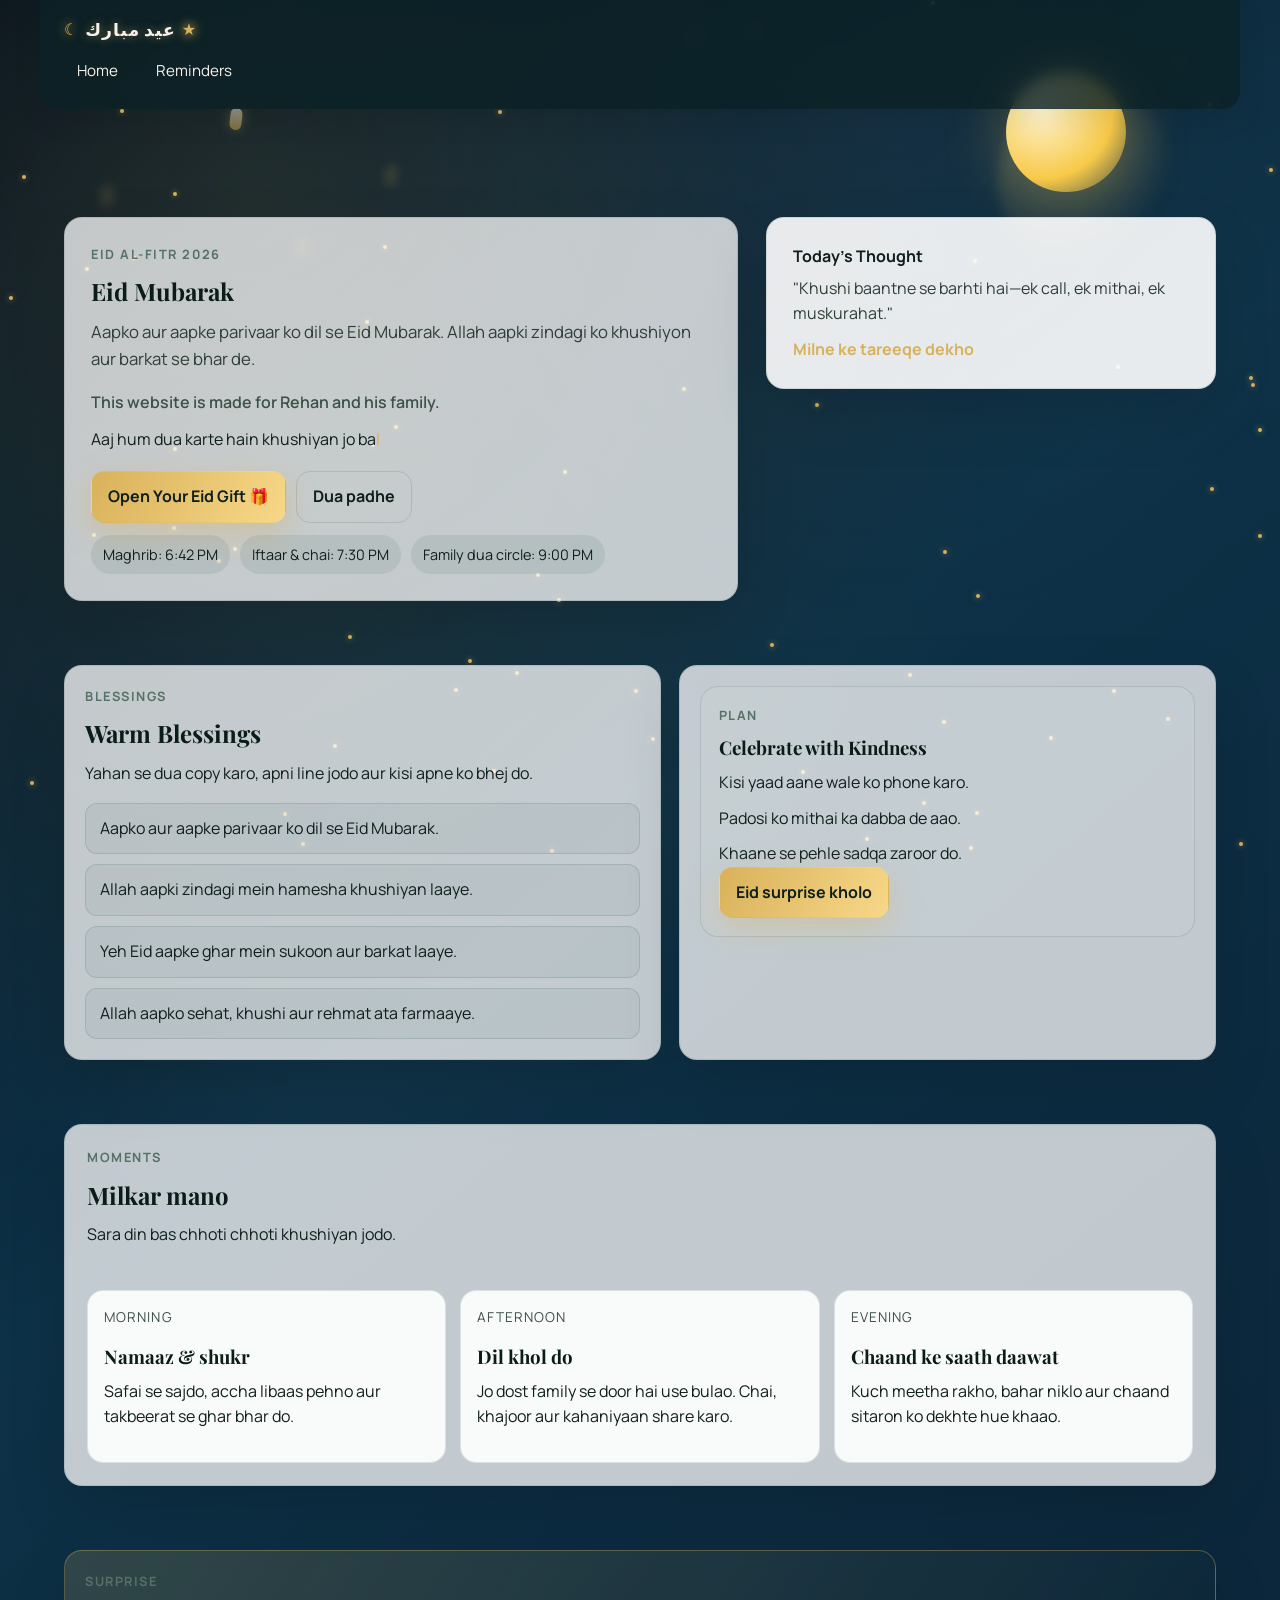
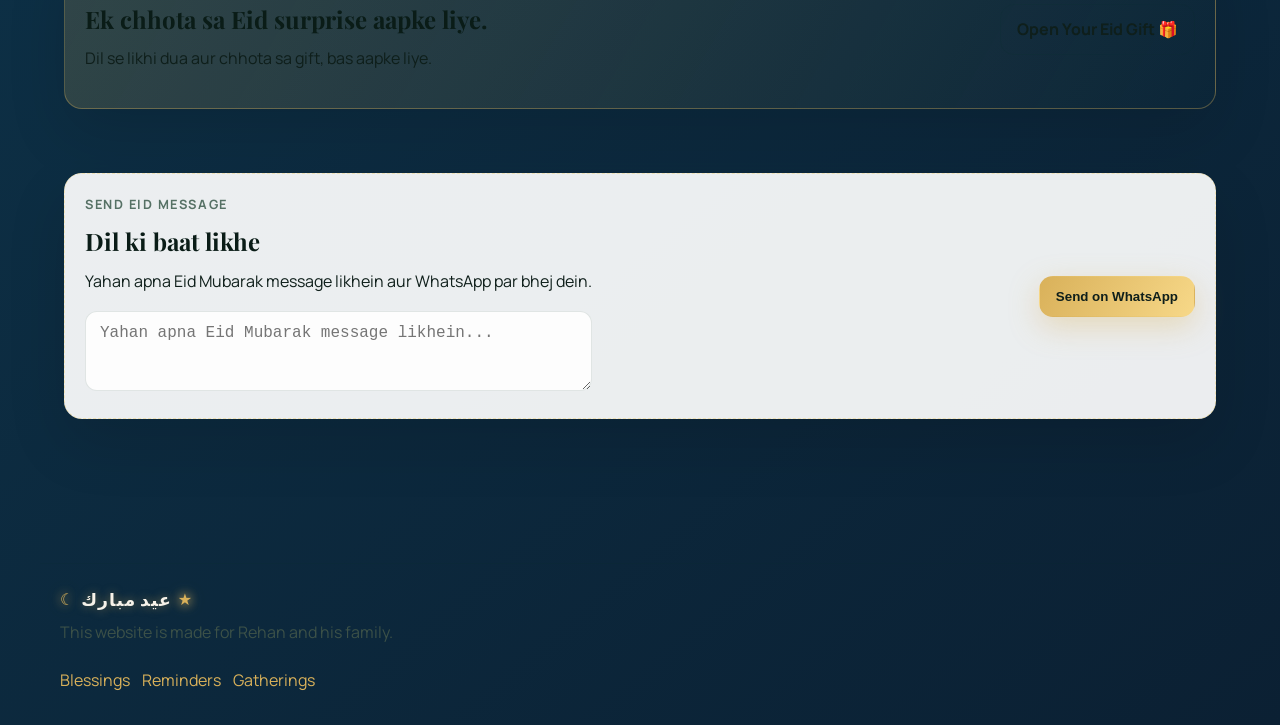
<file: index.html>
<!DOCTYPE html>
<html lang="en">
<head>
  <meta charset="UTF-8" />
  <meta name="viewport" content="width=device-width, initial-scale=1.0" />
  <title>Eid Mubarak | Home</title>
  <link rel="preconnect" href="https://fonts.googleapis.com">
  <link rel="preconnect" href="https://fonts.gstatic.com" crossorigin>
  <link href="https://fonts.googleapis.com/css2?family=Manrope:wght@400;600;700&family=Playfair+Display:wght@600;700&display=swap" rel="stylesheet">
  <link rel="stylesheet" href="./style.css">
</head>
<body>
  <div class="intro-screen" aria-label="Eid greeting overlay">
    <div class="intro-content">
      <div class="intro-moon">☾</div>
      <h1 class="intro-title">عيد مبارك</h1>
      <p class="intro-sub">Eid Mubarak to Rehan and his family</p>
      <div class="intro-stars">
        <span></span><span></span><span></span><span></span><span></span>
      </div>
    </div>
  </div>

  <audio id="intro-audio" preload="auto" aria-hidden="true">
    <source src="[data-uri]" type="audio/wav">
  </audio>

  <audio id="gift-audio" preload="auto" aria-hidden="true">
    <source src="[data-uri]" type="audio/wav">
  </audio>

  <div class="sky" aria-hidden="true">
    <div class="moon"></div>
    <div class="stars"></div>
  </div>

  <header class="topbar">
    <div class="brand" aria-label="Eid Mubarak logo">
      <span class="brand-icon">☾</span>
      <span class="brand-text">عيد مبارك</span>
      <span class="brand-icon">★</span>
    </div>
    <nav class="nav">
      <a href="index.html">Home</a>
      <a href="reminders.html">Reminders</a>
    </nav>
  </header>

  <main>
    <section class="hero">
      <div class="hero__content">
        <p class="eyebrow">Eid al-Fitr 2026</p>
        <h1>Eid Mubarak</h1>
        <p class="lead">Aapko aur aapke parivaar ko dil se Eid Mubarak. Allah aapki zindagi ko khushiyon aur barkat se bhar de.</p>
        <p class="tagline-inline">This website is made for Rehan and his family.</p>
        <p class="typing">Aaj hum dua karte hain <span id="typewriter"></span><span class="cursor">|</span></p>
        <div class="cta-row">
          <a class="btn primary" href="reminders.html">Open Your Eid Gift 🎁</a>
          <a class="btn ghost" href="#blessings">Dua padhe</a>
        </div>
        <div class="hero__meta">
          <span class="pill">Maghrib: 6:42 PM</span>
          <span class="pill">Iftaar & chai: 7:30 PM</span>
          <span class="pill">Family dua circle: 9:00 PM</span>
        </div>
      </div>
      <div class="hero__card">
        <p class="card-title">Today's Thought</p>
        <p class="card-body">"Khushi baantne se barhti hai—ek call, ek mithai, ek muskurahat."</p>
        <a href="#gatherings" class="card-link">Milne ke tareeqe dekho</a>
      </div>
    </section>

    <section id="blessings" class="section split">
      <div class="section__text">
        <p class="eyebrow">Blessings</p>
        <h2>Warm Blessings</h2>
        <p>Yahan se dua copy karo, apni line jodo aur kisi apne ko bhej do.</p>
        <div class="blessing-list">
          <div class="blessing">Aapko aur aapke parivaar ko dil se Eid Mubarak.</div>
          <div class="blessing">Allah aapki zindagi mein hamesha khushiyan laaye.</div>
          <div class="blessing">Yeh Eid aapke ghar mein sukoon aur barkat laaye.</div>
          <div class="blessing">Allah aapko sehat, khushi aur rehmat ata farmaaye.</div>
        </div>
      </div>
      <div class="section__panel">
        <div class="panel-card">
          <p class="eyebrow">Plan</p>
          <h3>Celebrate with Kindness</h3>
          <ul class="list">
            <li>Kisi yaad aane wale ko phone karo.</li>
            <li>Padosi ko mithai ka dabba de aao.</li>
            <li>Khaane se pehle sadqa zaroor do.</li>
          </ul>
          <a class="btn primary" href="reminders.html">Eid surprise kholo</a>
        </div>
      </div>
    </section>

    <section id="gatherings" class="section cards">
      <div class="section__heading">
        <p class="eyebrow">Moments</p>
        <h2>Milkar mano</h2>
        <p>Sara din bas chhoti chhoti khushiyan jodo.</p>
      </div>
      <div class="card-grid">
        <article class="card">
          <p class="card-kicker">Morning</p>
          <h3>Namaaz & shukr</h3>
          <p>Safai se sajdo, accha libaas pehno aur takbeerat se ghar bhar do.</p>
        </article>
        <article class="card">
          <p class="card-kicker">Afternoon</p>
          <h3>Dil khol do</h3>
          <p>Jo dost family se door hai use bulao. Chai, khajoor aur kahaniyaan share karo.</p>
        </article>
        <article class="card">
          <p class="card-kicker">Evening</p>
          <h3>Chaand ke saath daawat</h3>
          <p>Kuch meetha rakho, bahar niklo aur chaand sitaron ko dekhte hue khaao.</p>
        </article>
      </div>
    </section>

    <section class="section banner">
      <div>
        <p class="eyebrow">Surprise</p>
        <h2>Ek chhota sa Eid surprise aapke liye.</h2>
        <p>Dil se likhi dua aur chhota sa gift, bas aapke liye.</p>
      </div>
      <a class="btn ghost" href="reminders.html">Open Your Eid Gift 🎁</a>
    </section>

    <section class="section message">
      <div>
        <p class="eyebrow">Send Eid Message</p>
        <h2>Dil ki baat likhe</h2>
        <p>Yahan apna Eid Mubarak message likhein aur WhatsApp par bhej dein.</p>
        <textarea id="wh-msg" rows="3" placeholder="Yahan apna Eid Mubarak message likhein..."></textarea>
      </div>
      <button class="btn primary" id="wh-send">Send on WhatsApp</button>
    </section>
  </main>

  <footer class="footer">
    <div class="brand">
      <span class="brand-icon">☾</span>
      <span class="brand-text">عيد مبارك</span>
      <span class="brand-icon">★</span>
    </div>
    <p>This website is made for Rehan and his family.</p>
    <div class="footer-links">
      <a href="#blessings">Blessings</a>
      <a href="reminders.html">Reminders</a>
      <a href="#gatherings">Gatherings</a>
    </div>
  </footer>

  <script src="script.js"></script>
</body>
</html>
</file>
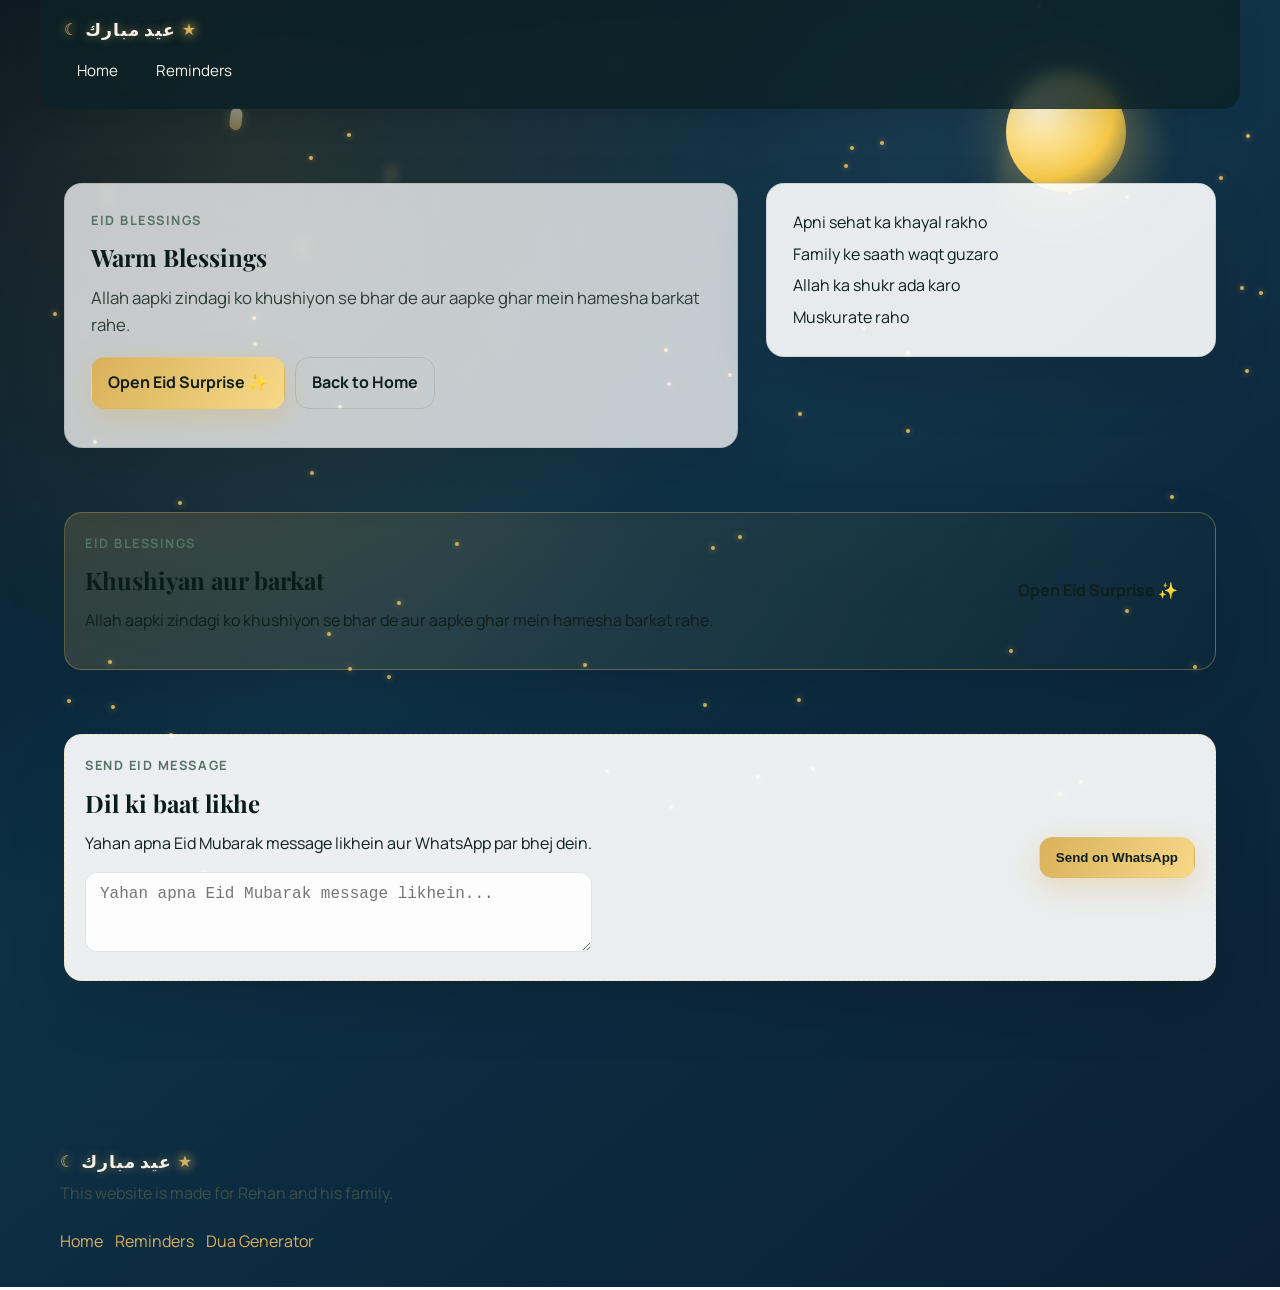
<file: gift.html>
<!DOCTYPE html>
<html lang="en">
<head>
  <meta charset="UTF-8" />
  <meta name="viewport" content="width=device-width, initial-scale=1.0" />
  <title>Eid Mubarak | Gifts</title>
  <link rel="preconnect" href="https://fonts.googleapis.com">
  <link rel="preconnect" href="https://fonts.gstatic.com" crossorigin>
  <link href="https://fonts.googleapis.com/css2?family=Manrope:wght@400;600;700&family=Playfair+Display:wght@600;700&display=swap" rel="stylesheet">
  <link rel="stylesheet" href="./style.css">
</head>
<body class="gift-page">
  <div class="sky" aria-hidden="true">
    <div class="moon"></div>
    <div class="stars"></div>
  </div>

  <header class="topbar">
    <div class="brand" aria-label="Eid Mubarak logo">
      <span class="brand-icon">☾</span>
      <span class="brand-text">عيد مبارك</span>
      <span class="brand-icon">★</span>
    </div>
    <nav class="nav">
      <a href="index.html">Home</a>
      <a href="reminders.html">Reminders</a>
    </nav>
  </header>

  <main>
    <section class="hero compact">
      <div class="hero__content">
        <p class="eyebrow">Eid Blessings</p>
        <h1>Warm Blessings</h1>
        <p class="lead">Allah aapki zindagi ko khushiyon se bhar de aur aapke ghar mein hamesha barkat rahe.</p>
        <div class="cta-row">
          <a class="btn primary" href="surprise.html">Open Eid Surprise ✨</a>
          <a class="btn ghost" href="index.html">Back to Home</a>
        </div>
      </div>
      <div class="hero__card">
        <ul class="list tight">
          <li>Apni sehat ka khayal rakho</li>
          <li>Family ke saath waqt guzaro</li>
          <li>Allah ka shukr ada karo</li>
          <li>Muskurate raho</li>
        </ul>
      </div>
    </section>

    <section class="section banner">
      <div>
        <p class="eyebrow">Eid Blessings</p>
        <h2>Khushiyan aur barkat</h2>
        <p>Allah aapki zindagi ko khushiyon se bhar de aur aapke ghar mein hamesha barkat rahe.</p>
      </div>
      <a class="btn ghost" href="surprise.html">Open Eid Surprise ✨</a>
    </section>

    <section class="section message">
      <div>
        <p class="eyebrow">Send Eid Message</p>
        <h2>Dil ki baat likhe</h2>
        <p>Yahan apna Eid Mubarak message likhein aur WhatsApp par bhej dein.</p>
        <textarea id="wh-msg-3" rows="3" placeholder="Yahan apna Eid Mubarak message likhein..."></textarea>
      </div>
      <button class="btn primary" data-wh-target="wh-msg-3">Send on WhatsApp</button>
    </section>
  </main>

  <footer class="footer">
    <div class="brand">
      <span class="brand-icon">☾</span>
      <span class="brand-text">عيد مبارك</span>
      <span class="brand-icon">★</span>
    </div>
    <p>This website is made for Rehan and his family.</p>
    <div class="footer-links">
      <a href="index.html">Home</a>
      <a href="reminders.html">Reminders</a>
      <a href="surprise.html">Dua Generator</a>
    </div>
  </footer>

  <script src="script.js"></script>
</body>
</html>
</file>
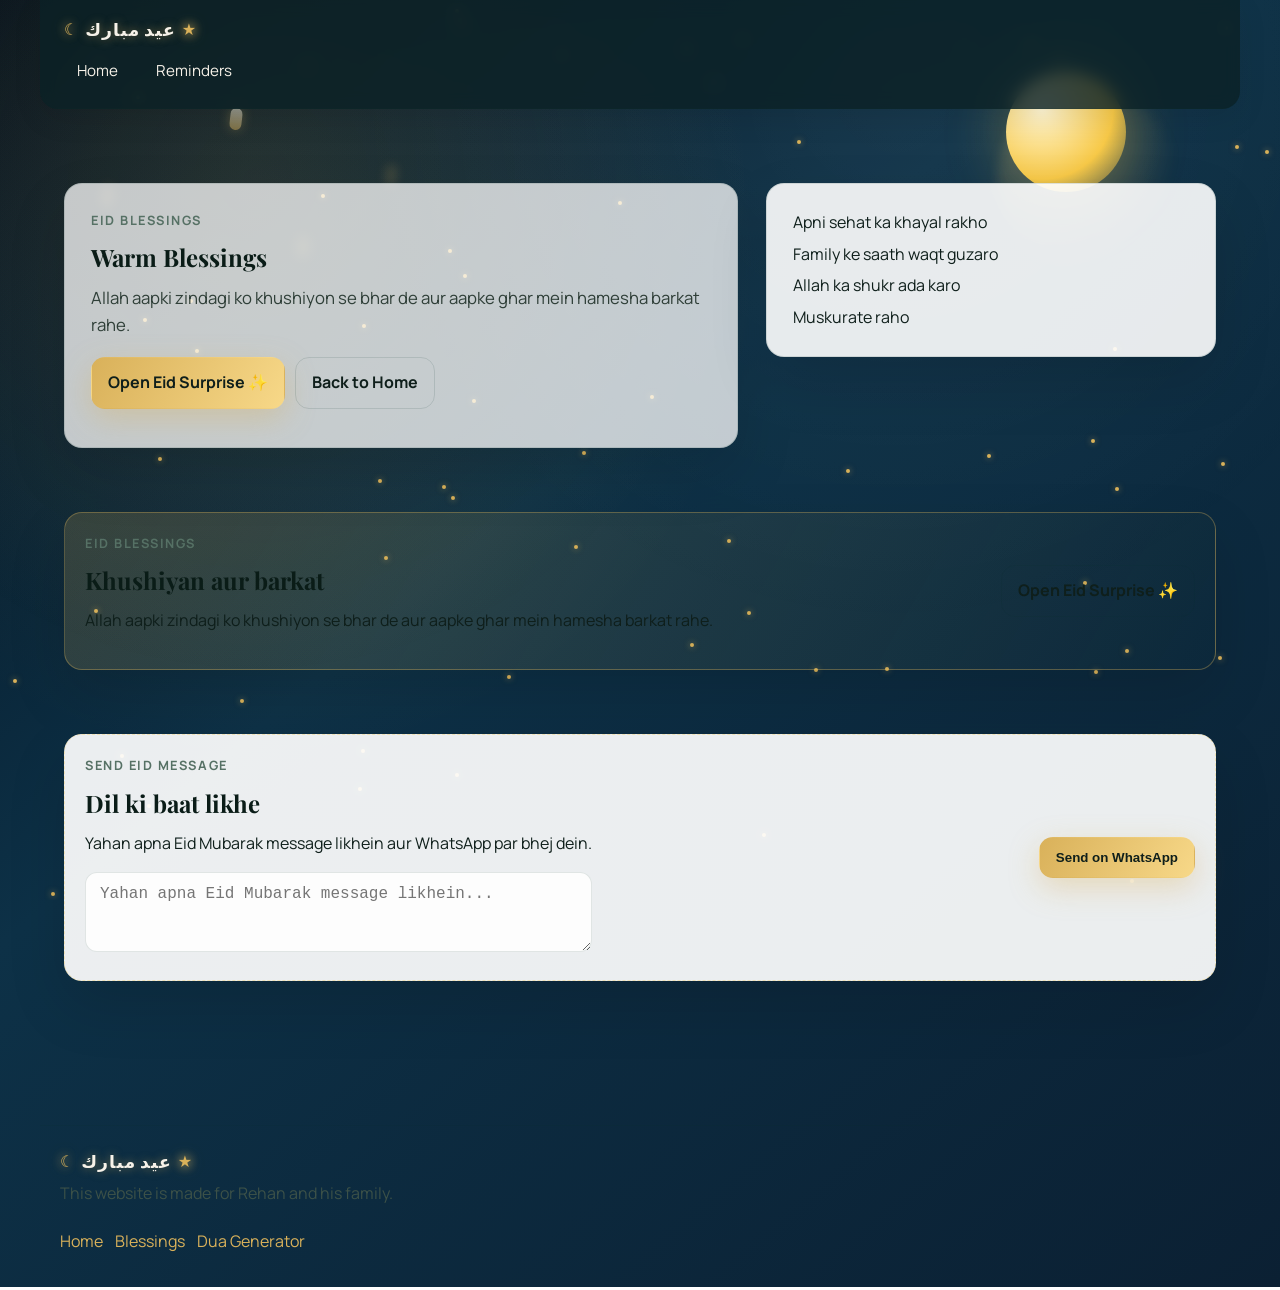
<file: reminders.html>
<!DOCTYPE html>
<html lang="en">
<head>
  <meta charset="UTF-8" />
  <meta name="viewport" content="width=device-width, initial-scale=1.0" />
  <title>Eid Mubarak | Reminders</title>
  <link rel="preconnect" href="https://fonts.googleapis.com">
  <link rel="preconnect" href="https://fonts.gstatic.com" crossorigin>
  <link href="https://fonts.googleapis.com/css2?family=Manrope:wght@400;600;700&family=Playfair+Display:wght@600;700&display=swap" rel="stylesheet">
  <link rel="stylesheet" href="./style.css">
</head>
<body class="gift-page">
  <div class="sky" aria-hidden="true">
    <div class="moon"></div>
    <div class="stars"></div>
  </div>

  <header class="topbar">
    <div class="brand" aria-label="Eid Mubarak logo">
      <span class="brand-icon">☾</span>
      <span class="brand-text">عيد مبارك</span>
      <span class="brand-icon">★</span>
    </div>
    <nav class="nav">
      <a href="index.html">Home</a>
      <a href="reminders.html">Reminders</a>
    </nav>
  </header>

  <main>
    <section class="hero compact">
      <div class="hero__content">
        <p class="eyebrow">Eid Blessings</p>
        <h1>Warm Blessings</h1>
        <p class="lead">Allah aapki zindagi ko khushiyon se bhar de aur aapke ghar mein hamesha barkat rahe.</p>
        <div class="cta-row">
          <a class="btn primary" href="surprise.html">Open Eid Surprise ✨</a>
          <a class="btn ghost" href="index.html">Back to Home</a>
        </div>
      </div>
      <div class="hero__card">
        <ul class="list tight">
          <li>Apni sehat ka khayal rakho</li>
          <li>Family ke saath waqt guzaro</li>
          <li>Allah ka shukr ada karo</li>
          <li>Muskurate raho</li>
        </ul>
      </div>
    </section>

    <section id="blessings" class="section banner">
      <div>
        <p class="eyebrow">Eid Blessings</p>
        <h2>Khushiyan aur barkat</h2>
        <p>Allah aapki zindagi ko khushiyon se bhar de aur aapke ghar mein hamesha barkat rahe.</p>
      </div>
      <a class="btn ghost" href="surprise.html">Open Eid Surprise ✨</a>
    </section>

    <section class="section message">
      <div>
        <p class="eyebrow">Send Eid Message</p>
        <h2>Dil ki baat likhe</h2>
        <p>Yahan apna Eid Mubarak message likhein aur WhatsApp par bhej dein.</p>
        <textarea id="wh-msg-2" rows="3" placeholder="Yahan apna Eid Mubarak message likhein..."></textarea>
      </div>
      <button class="btn primary" data-wh-target="wh-msg-2">Send on WhatsApp</button>
    </section>
  </main>

  <footer class="footer">
    <div class="brand">
      <span class="brand-icon">☾</span>
      <span class="brand-text">عيد مبارك</span>
      <span class="brand-icon">★</span>
    </div>
    <p>This website is made for Rehan and his family.</p>
    <div class="footer-links">
      <a href="index.html">Home</a>
      <a href="#blessings">Blessings</a>
      <a href="surprise.html">Dua Generator</a>
    </div>
  </footer>

  <script src="script.js"></script>
</body>
</html>
</file>
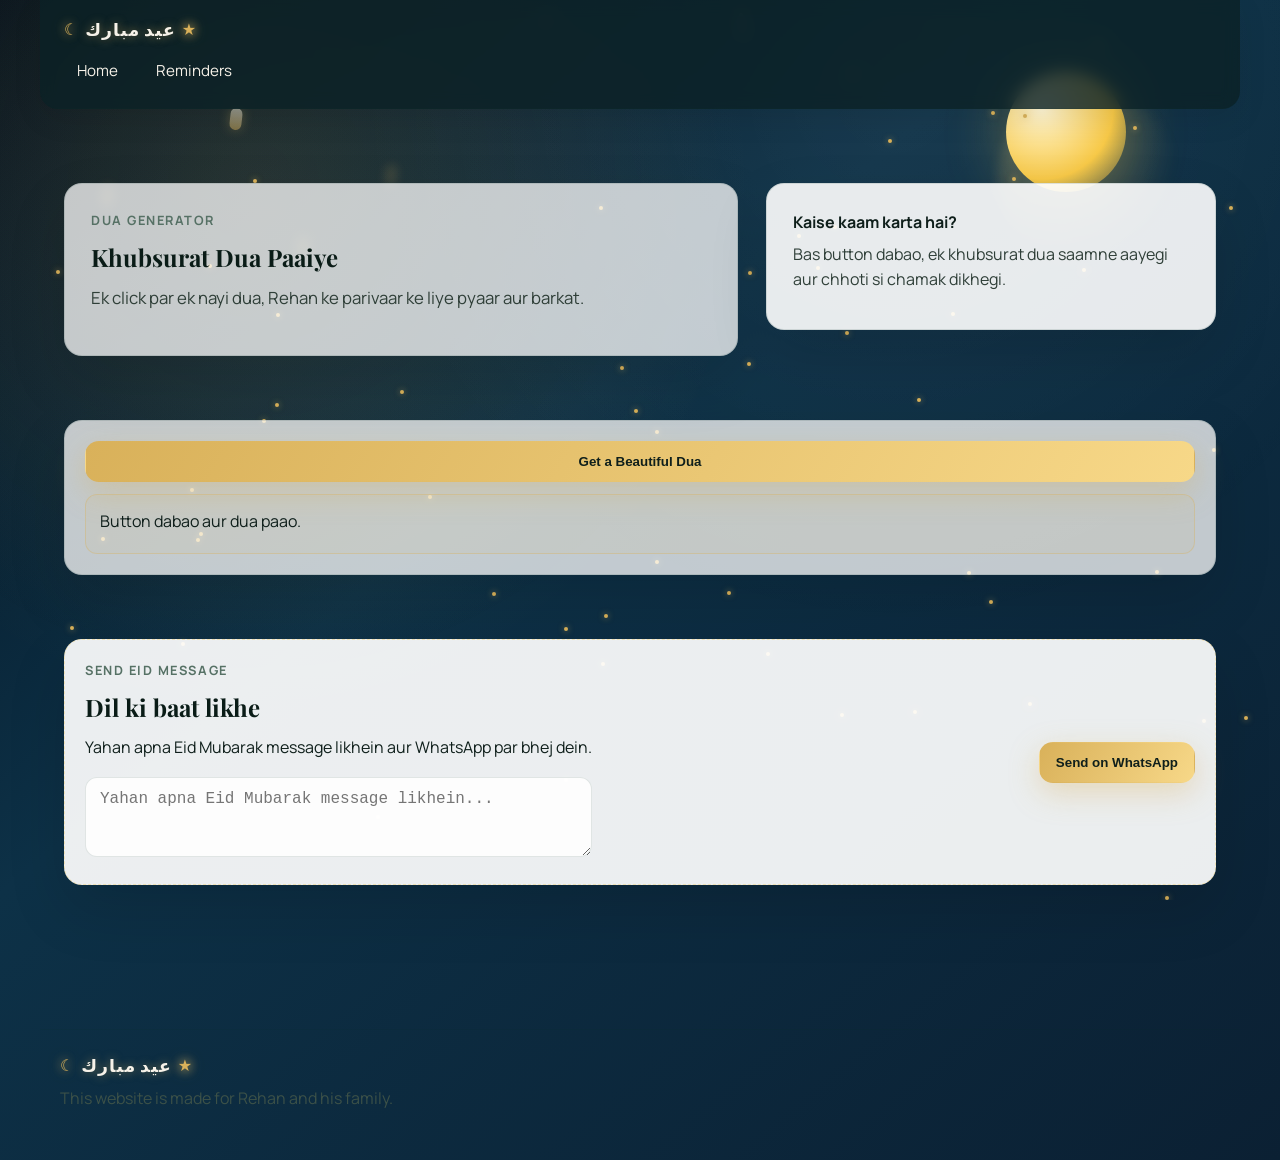
<file: surprise.html>
<!DOCTYPE html>
<html lang="en">
<head>
  <meta charset="UTF-8" />
  <meta name="viewport" content="width=device-width, initial-scale=1.0" />
  <title>Eid Mubarak | Surprise</title>
  <link rel="preconnect" href="https://fonts.googleapis.com">
  <link rel="preconnect" href="https://fonts.gstatic.com" crossorigin>
  <link href="https://fonts.googleapis.com/css2?family=Manrope:wght@400;600;700&family=Playfair+Display:wght@600;700&display=swap" rel="stylesheet">
  <link rel="stylesheet" href="./style.css">
</head>
<body class="gift-page">
  <div class="sky" aria-hidden="true">
    <div class="moon"></div>
    <div class="stars"></div>
  </div>

  <header class="topbar">
    <div class="brand" aria-label="Eid Mubarak logo">
      <span class="brand-icon">☾</span>
      <span class="brand-text">عيد مبارك</span>
      <span class="brand-icon">★</span>
    </div>
    <nav class="nav">
      <a href="index.html">Home</a>
      <a href="reminders.html">Reminders</a>
    </nav>
  </header>

  <main>
    <section class="hero compact">
      <div class="hero__content">
        <p class="eyebrow">Dua Generator</p>
        <h1>Khubsurat Dua Paaiye</h1>
        <p class="lead">Ek click par ek nayi dua, Rehan ke parivaar ke liye pyaar aur barkat.</p>
      </div>
      <div class="hero__card">
        <p class="card-title">Kaise kaam karta hai?</p>
        <p class="card-body">Bas button dabao, ek khubsurat dua saamne aayegi aur chhoti si chamak dikhegi.</p>
      </div>
    </section>

    <section class="section game dua-box">
      <button class="btn primary" id="dua-btn">Get a Beautiful Dua</button>
      <div class="dua-result" id="dua-result">Button dabao aur dua paao.</div>
      <div class="sparkles" id="sparkles"></div>
    </section>

    <section class="section message">
      <div>
        <p class="eyebrow">Send Eid Message</p>
        <h2>Dil ki baat likhe</h2>
        <p>Yahan apna Eid Mubarak message likhein aur WhatsApp par bhej dein.</p>
        <textarea id="wh-msg-4" rows="3" placeholder="Yahan apna Eid Mubarak message likhein..."></textarea>
      </div>
      <button class="btn primary" data-wh-target="wh-msg-4">Send on WhatsApp</button>
    </section>
  </main>

    <footer class="footer">
      <div class="brand">
        <span class="brand-icon">☾</span>
        <span class="brand-text">عيد مبارك</span>
        <span class="brand-icon">★</span>
      </div>
    <p>This website is made for Rehan and his family.</p>
  </footer>

  <script src="script.js"></script>
</body>
</html>
</file>
<file: style.css>
:root {
  --bg1: #0b2f2a;
  --bg2: #0f3f37;
  --cream: #f7f2e9;
  --accent: #d9b15a;
  --accent-soft: #f4dfb3;
  --text: #0f1f1b;
  --muted: #3c5148;
  --card: rgba(255, 255, 255, 0.75);
  --border: rgba(12, 50, 42, 0.12);
  --shadow: 0 25px 60px rgba(0, 0, 0, 0.12);
  --radius: 18px;
}

* {
  box-sizing: border-box;
}

body {
  margin: 0;
  font-family: 'Manrope', system-ui, -apple-system, sans-serif;
  background: linear-gradient(150deg, #0b2f2a, #0d2740 55%, #0a1f33 100%);
  color: var(--text);
  min-height: 100vh;
  overflow-x: hidden;
  line-height: 1.6;
}

h1, h2, h3 {
  font-family: 'Playfair Display', 'Manrope', serif;
  margin: 0 0 0.35em;
  color: #0a1c17;
}

p {
  margin: 0 0 1em;
}

a {
  color: var(--accent);
  text-decoration: none;
}

main {
  padding: 92px 20px 64px;
  max-width: 1200px;
  margin: 0 auto;
}

.topbar {
  position: sticky;
  top: 0;
  z-index: 10;
  padding: 14px 20px;
  max-width: 1200px;
  margin: 0 auto;
  display: grid;
  grid-template-columns: auto;
  gap: 6px;
  background: rgba(12, 34, 39, 0.82);
  backdrop-filter: blur(8px);
  border-bottom: 1px solid var(--border);
  border-radius: 0 0 18px 18px;
  box-shadow: 0 10px 30px rgba(0, 0, 0, 0.08);
  transition: transform 0.25s ease, opacity 0.25s ease, box-shadow 0.25s ease, background 0.25s ease, backdrop-filter 0.25s ease;
}

.topbar.shrink {
  padding: 8px 16px;
  gap: 4px;
  grid-template-columns: auto 1fr;
  align-items: center;
  transform: translateY(-6px) scale(0.98);
  opacity: 0.96;
  box-shadow: 0 12px 28px rgba(0, 0, 0, 0.12);
  backdrop-filter: blur(12px);
}

.brand {
  font-weight: 700;
  letter-spacing: 0.06em;
  display: inline-flex;
  align-items: center;
  gap: 6px;
  color: #f7f2e9;
  text-shadow: 0 0 10px rgba(217, 177, 90, 0.55);
}

.brand-icon { filter: drop-shadow(0 0 6px rgba(217, 177, 90, 0.8)); color: #d9b15a; }
.brand-text { font-size: 1.08rem; }

.tagline {
  font-size: 0.95rem;
  color: #2f3f38;
}

.nav {
  display: flex;
  gap: 12px;
  font-size: 0.95rem;
  flex-wrap: wrap;
  justify-content: flex-start;
}

.nav a {
  padding: 8px 12px;
  border-radius: 12px;
  color: #f7f2e9;
  border: 1px solid transparent;
}

.nav a:hover {
  border-color: rgba(247, 242, 233, 0.2);
  background: rgba(217, 177, 90, 0.2);
}

.topbar.shrink .nav {
  justify-content: flex-end;
}

.hero {
  display: grid;
  grid-template-columns: 1fr;
  gap: 20px;
  margin-bottom: 48px;
}

.hero.compact {
  margin-top: -12px;
}

.hero__content {
  background: var(--card);
  border: 1px solid var(--border);
  padding: 22px;
  border-radius: var(--radius);
  box-shadow: var(--shadow);
}

.hero__card {
  background: rgba(255, 255, 255, 0.9);
  border: 1px solid var(--border);
  padding: 18px;
  border-radius: var(--radius);
  box-shadow: var(--shadow);
}

.eyebrow {
  text-transform: uppercase;
  letter-spacing: 0.12em;
  color: #567165;
  font-weight: 700;
  font-size: 0.8rem;
  margin-bottom: 8px;
}

.lead {
  font-size: 1.05rem;
  color: #2f3f38;
}

.tagline-inline {
  margin: 8px 0 12px;
  color: #3b5248;
  font-weight: 600;
}
.typing {
  font-size: 1rem;
  color: #0f1f1b;
  min-height: 26px;
}

.cursor {
  display: inline-block;
  width: 10px;
  color: var(--accent);
  animation: blink 1s steps(2, start) infinite;
}

.cta-row {
  display: flex;
  gap: 10px;
  flex-wrap: wrap;
  margin: 18px 0 12px;
}

.btn {
  display: inline-flex;
  align-items: center;
  justify-content: center;
  gap: 6px;
  padding: 12px 16px;
  border-radius: 14px;
  font-weight: 700;
  border: 1px solid transparent;
  cursor: pointer;
  transition: transform 0.2s ease, box-shadow 0.2s ease, background 0.2s ease;
}

.btn.primary {
  background: linear-gradient(120deg, var(--accent), #f7d888);
  color: #0f1f1b;
  box-shadow: 0 10px 30px rgba(217, 177, 90, 0.35);
}

.btn.ghost {
  background: transparent;
  color: var(--text);
  border-color: var(--border);
}

.btn.full {
  width: 100%;
}

.btn:hover {
  transform: translateY(-2px);
}

.hero__meta {
  display: flex;
  gap: 10px;
  flex-wrap: wrap;
}

.pill {
  background: rgba(12, 50, 42, 0.08);
  padding: 8px 12px;
  border-radius: 999px;
  font-size: 0.9rem;
}

.section {
  margin: 52px 0;
  display: grid;
  gap: 18px;
}

.split {
  grid-template-columns: 1fr;
}

.section__text, .section__panel {
  background: var(--card);
  border: 1px solid var(--border);
  border-radius: var(--radius);
  padding: 20px;
  box-shadow: var(--shadow);
}

.panel-card {
  background: rgba(255, 255, 255, 0.06);
  border-radius: var(--radius);
  padding: 18px;
  border: 1px solid var(--border);
}

.blessing-list {
  display: grid;
  gap: 10px;
  margin-top: 12px;
}

.blessing {
  background: rgba(12, 50, 42, 0.05);
  padding: 12px 14px;
  border-radius: 12px;
  border: 1px solid var(--border);
}

.list {
  list-style: none;
  padding: 0;
  margin: 0;
  display: grid;
  gap: 10px;
}

.list.tight {
  gap: 6px;
}

.section.cards {
  background: var(--card);
  border: 1px solid var(--border);
  border-radius: var(--radius);
  padding: 22px;
  box-shadow: var(--shadow);
}

.section__heading {
  margin-bottom: 8px;
}

.card-grid {
  display: grid;
  grid-template-columns: 1fr;
  gap: 14px;
}

.card {
  padding: 16px;
  border-radius: 16px;
  border: 1px solid var(--border);
  background: rgba(255, 255, 255, 0.9);
}

.card-kicker {
  color: var(--muted);
  letter-spacing: 0.08em;
  font-size: 0.85rem;
  text-transform: uppercase;
}

.card-title {
  font-weight: 700;
  margin: 0 0 6px;
}

.card-body {
  color: #2f3f38;
  margin: 0 0 10px;
}

.card-link {
  color: var(--accent);
  font-weight: 700;
}

.banner {
  background: linear-gradient(120deg, rgba(217, 177, 90, 0.18), rgba(12, 50, 42, 0.06));
  border: 1px solid rgba(217, 177, 90, 0.35);
  border-radius: var(--radius);
  padding: 20px;
  box-shadow: var(--shadow);
  display: flex;
  align-items: center;
  justify-content: space-between;
  flex-wrap: wrap;
  gap: 12px;
}

.message {
  background: rgba(255, 255, 255, 0.05);
  border: 1px dashed rgba(247, 201, 72, 0.35);
  border-radius: var(--radius);
  padding: 20px;
  box-shadow: var(--shadow);
  display: flex;
  align-items: center;
  justify-content: space-between;
  flex-wrap: wrap;
  gap: 12px;
  background-color: rgba(255, 255, 255, 0.92);
}

.form-block {
  background: var(--card);
  border: 1px solid var(--border);
  border-radius: var(--radius);
  padding: 20px;
  box-shadow: var(--shadow);
}

.gift-form {
  display: grid;
  gap: 12px;
  margin-top: 8px;
}

label {
  font-weight: 600;
  color: #d7e5f3;
}

input, textarea {
  width: 100%;
  padding: 12px 14px;
  border-radius: 12px;
  border: 1px solid var(--border);
  background: rgba(255, 255, 255, 0.9);
  color: #0f1f1b;
  font-size: 1rem;
}

input:focus, textarea:focus {
  outline: 2px solid rgba(217, 177, 90, 0.4);
  border-color: rgba(217, 177, 90, 0.6);
}

.form-hint {
  color: var(--muted);
  font-size: 0.9rem;
  margin: 0;
}

.footer {
  max-width: 1200px;
  margin: 0 auto;
  padding: 22px 20px 32px;
  border-top: 1px solid var(--border);
  color: var(--muted);
  display: grid;
  gap: 6px;
}

.footer-links {
  display: flex;
  gap: 12px;
  flex-wrap: wrap;
}

.sky {
  position: fixed;
  inset: 0;
  overflow: hidden;
  pointer-events: none;
  z-index: -1;
  background: radial-gradient(circle at 20% 20%, rgba(217, 177, 90, 0.08), transparent 40%),
    radial-gradient(circle at 70% 10%, rgba(255, 255, 255, 0.05), transparent 45%);
}

.sky::after {
  content: '';
  position: absolute;
  width: 12px;
  height: 22px;
  background: linear-gradient(180deg, #fdf6e3, #d9b15a);
  border-radius: 6px;
  box-shadow:
    0 0 12px rgba(217, 177, 90, 0.6),
    80px 120px 12px rgba(217, 177, 90, 0.35),
    160px 40px 10px rgba(217, 177, 90, 0.3),
    -120px 90px 12px rgba(217, 177, 90, 0.35);
  opacity: 0.5;
  top: 12%;
  left: 18%;
  transform: rotate(6deg);
}

.sky::before {
  content: '';
  position: absolute;
  width: 180px;
  height: 180px;
  border-radius: 50%;
  background: radial-gradient(circle at 30% 30%, rgba(255, 255, 255, 0.14), rgba(217, 177, 90, 0.14), transparent 70%);
  top: 10%;
  right: 8%;
  filter: blur(6px);
}

.moon {
  position: absolute;
  top: 8%;
  right: 12%;
  width: 120px;
  height: 120px;
  background: radial-gradient(circle at 30% 30%, #fff7d6, #f7c948 60%, rgba(247, 201, 72, 0.1));
  border-radius: 50%;
  box-shadow: 0 0 60px rgba(247, 201, 72, 0.35);
  animation: floatMoon 10s ease-in-out infinite alternate;
}

.stars {
  position: absolute;
  inset: 0;
}

.dua-box {
  background: rgba(255, 255, 255, 0.92);
  border: 1px solid var(--border);
  border-radius: var(--radius);
  box-shadow: var(--shadow);
  display: grid;
  gap: 12px;
  align-items: start;
}

.dua-result {
  background: rgba(217, 177, 90, 0.08);
  border: 1px solid rgba(217, 177, 90, 0.35);
  border-radius: 12px;
  padding: 14px;
  min-height: 60px;
  color: #0f1f1b;
  position: relative;
  overflow: hidden;
}

.sparkles {
  position: absolute;
  inset: 0;
  pointer-events: none;
}

.sparkle {
  position: absolute;
  width: 8px;
  height: 8px;
  background: radial-gradient(circle, #fff7d6 0%, rgba(217, 177, 90, 0.8) 60%, transparent 100%);
  border-radius: 50%;
  animation: sparkle 700ms ease-out forwards;
}

.game {
  background: var(--card);
  border: 1px solid var(--border);
  border-radius: var(--radius);
  padding: 20px;
  box-shadow: var(--shadow);
}
.game {
  background: var(--card);
  border: 1px solid var(--border);
  border-radius: var(--radius);
  padding: 20px;
  box-shadow: var(--shadow);
}

.game-grid {
  display: grid;
  grid-template-columns: repeat(4, minmax(0, 1fr));
  gap: 12px;
}

.game-tile {
  width: 100%;
  aspect-ratio: 1;
  border-radius: 16px;
  border: 1px solid var(--border);
  background: radial-gradient(circle at 30% 30%, rgba(247, 201, 72, 0.12), rgba(255, 255, 255, 0.04));
  color: #fff7d6;
  cursor: pointer;
  transition: transform 0.15s ease, box-shadow 0.2s ease, border-color 0.2s ease;
}

.game-tile:hover { transform: translateY(-2px); }

.game-tile.found {
  border-color: rgba(247, 201, 72, 0.7);
  box-shadow: 0 10px 30px rgba(247, 201, 72, 0.35);
  background: radial-gradient(circle at 40% 40%, #fff7d6, rgba(247, 201, 72, 0.5));
}

.game-message {
  margin-top: 14px;
  color: var(--accent-soft);
  font-weight: 700;
}

.star {
  position: absolute;
  width: 4px;
  height: 4px;
  background: #d9b15a;
  border-radius: 50%;
  box-shadow: 0 0 6px rgba(217, 177, 90, 0.7);
  animation: twinkle 3s ease-in-out infinite, drift 14s linear infinite;
}

@keyframes twinkle {
  0%, 100% { opacity: 0.25; transform: scale(0.8); }
  50% { opacity: 1; transform: scale(1.1); }
}

@keyframes drift {
  from { transform: translateY(0px); }
  to { transform: translateY(18px); }
}

@keyframes floatMoon {
  0% { transform: translateY(0px); }
  50% { transform: translateY(-12px); }
  100% { transform: translateY(6px); }
}

@keyframes blink {
  to { visibility: hidden; }
}

.gift-page main {
  padding-top: 86px;
}

@keyframes sparkle {
  0% { transform: scale(0.6); opacity: 1; }
  100% { transform: scale(1.8); opacity: 0; }
}

.intro-screen {
  position: fixed;
  inset: 0;
  background: radial-gradient(circle at 50% 30%, rgba(217, 177, 90, 0.08), transparent 50%),
    linear-gradient(160deg, #0b2f2a, #0d2740 60%, #0a1f33);
  display: grid;
  place-items: center;
  z-index: 20;
  animation: introFade 3s ease forwards;
}

.intro-content {
  text-align: center;
  color: #f7f2e9;
  animation: fadeIn 1.2s ease forwards;
}

.intro-title {
  font-family: 'Playfair Display', serif;
  font-size: 2.4rem;
  margin: 8px 0;
  text-shadow: 0 0 20px rgba(217, 177, 90, 0.65);
}

.intro-sub {
  margin: 0;
  color: #f4dfb3;
  letter-spacing: 0.02em;
}

.intro-moon {
  font-size: 2rem;
  color: #f7c948;
  animation: floatMoon 6s ease-in-out infinite;
}

.intro-stars span {
  display: inline-block;
  width: 6px;
  height: 6px;
  margin: 0 6px;
  background: #f4dfb3;
  border-radius: 50%;
  box-shadow: 0 0 10px rgba(244, 223, 179, 0.8);
  animation: twinkle 2.6s ease-in-out infinite;
}

.intro-stars span:nth-child(odd) { animation-delay: 0.6s; }

@keyframes introFade {
  0%, 70% { opacity: 1; }
  100% { opacity: 0; visibility: hidden; }
}

@keyframes fadeIn {
  from { opacity: 0; transform: translateY(10px); }
  to { opacity: 1; transform: translateY(0); }
}

@media (min-width: 700px) {
  .hero {
    grid-template-columns: 1.2fr 0.8fr;
    align-items: start;
  }

  .split {
    grid-template-columns: 1fr 0.9fr;
    align-items: stretch;
  }

  .card-grid {
    grid-template-columns: repeat(3, minmax(0, 1fr));
  }

  .hero__content, .hero__card {
    padding: 26px;
  }
}

@media (min-width: 1024px) {
  body {
    background: radial-gradient(circle at 20% 20%, rgba(247, 201, 72, 0.08), transparent 35%),
      linear-gradient(140deg, #03101d, #0d3147 40%, #0b2033);
  }

  main { padding: 108px 24px 80px; }
  .topbar { padding: 16px 24px; }
  .hero { gap: 28px; }
  .section { margin: 64px 0; }
}
</file>
